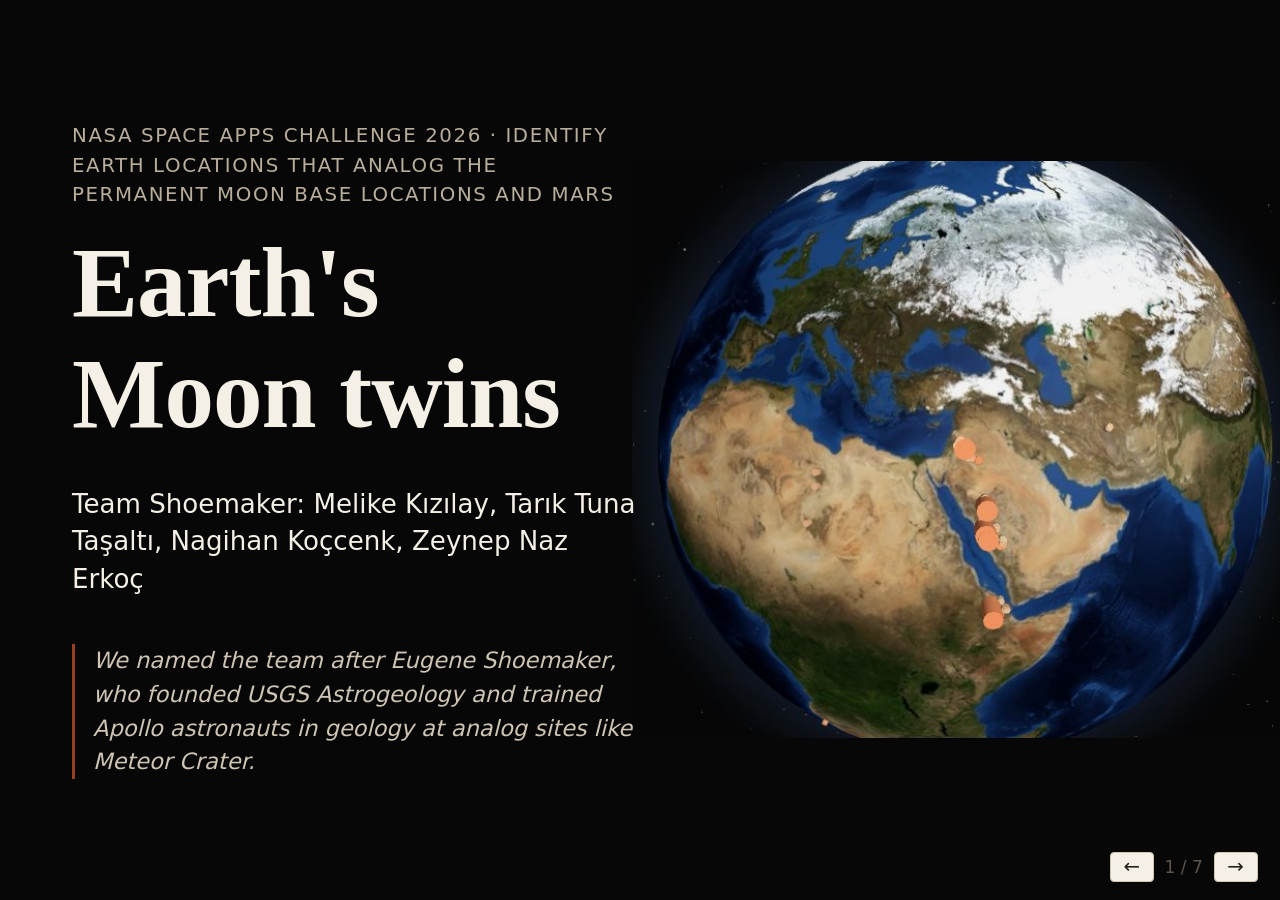
<file: docs/demo/index.html>
<!doctype html>
<html lang="en">
<head>
<meta charset="utf-8">
<meta name="viewport" content="width=device-width, initial-scale=1">
<title>Earth's Moon twins | Team Shoemaker demo</title>
<link rel="stylesheet" href="demo.css">
</head>
<body>
<main id="deck" aria-label="Seven-slide demo. Use the left and right arrow keys to move.">

<section class="slide s-title" aria-label="Slide 1 of 7">
  <img class="bg" src="img/earth.jpg" alt="">
  <div class="txt">
    <p class="kicker">NASA Space Apps Challenge 2026 · Identify Earth Locations that Analog the Permanent Moon Base Locations and Mars</p>
    <h1>Earth's Moon twins</h1>
    <p class="team">Team Shoemaker: Melike Kızılay, Tarık Tuna Taşaltı, Nagihan Koçcenk, Zeynep Naz Erkoç</p>
    <p class="namesake">We named the team after Eugene Shoemaker, who founded USGS Astrogeology and trained Apollo astronauts in geology at analog sites like Meteor Crater.</p>
  </div>
</section>

<section class="slide s-problem" aria-label="Slide 2 of 7">
  <h2>Moon analog tests keep returning to the same four places.</h2>
  <div class="vs">
    <div><p class="lbl">The usual analog sites</p><ol class="four"><li>Antarctica</li><li>Atacama</li><li>Iceland</li><li>Hawaii</li></ol></div>
    <div class="rest"><p class="lbl">What we checked</p><b>22,147</b><p>windows of 10 km across Earth. Which match the Moon, how closely, and where does each match break?</p></div>
  </div>
</section>

<section class="slide s-method" aria-label="Slide 3 of 7">
  <h2>We scored 22,147 pieces of Earth, 10 km each, against 13 places on the Moon.</h2>
  <ol class="steps3">
    <li><b>Score</b><p>Same ground shape? Same rock? Rock counts 42%, shape 58%. A score of 1 is a perfect twin.</p><span>Moon: NASA LRO, Kaguya. Earth: Copernicus DEM, GLiM rock map.</span></li>
    <li><b>Test</b><p>Pair known Moon analogs with look-alikes that have the wrong rock. The AUC is how often the analog scores higher. 0.5 is a coin flip.</p><span>15 known sites, 16 look-alikes</span></li>
    <li><b>Pick</b><p>Skip the famous sites. A new place must be in the top 100 on two separate scores.</p><span>65 robust candidates, at least 30 km apart</span></li>
  </ol>
</section>

<section class="slide s-pair" aria-label="Slide 4 of 7">
  <h2>Terrain alone cannot tell a salt desert from a basalt field.</h2>
  <div class="pair">
    <figure><img src="img/salt.jpg" alt="NASA MODIS image of Dasht-e Kavir, a salt and clay desert"><figcaption>Dasht-e Kavir: terrain rank 245</figcaption></figure>
    <figure><img src="img/basalt.jpg" alt="NASA MODIS image of a dark basalt field in the Harrat ash Shaam, Jordan"><figcaption>Harrat ash Shaam, Jordan: rank 2 with rock and terrain</figcaption></figure>
  </div>
  <p class="auc"><span>Terrain <b>0.43</b></span><span>Rock <b>0.82</b></span><span>Both <b>0.92</b></span><em>AUC for the mare: how often a known analog outscores a look-alike</em></p>
  <p class="note">None of our 16 look-alikes reaches a top 100. We picked them for their rock, so terrain failing alone is the finding.</p>
</section>

<section class="slide s-map" aria-label="Slide 5 of 7">
  <div class="band">
    <h2>Beyond the usual sites, the best mare matches are Arabian basalt fields (harrats).</h2>
    <p>With the Afar rift, these are new test sites, not known analog sites: bare basalt, on targets where we could check our score.</p>
  </div>
  <img class="shot" src="img/map_mare.jpg" alt="Our map of lesser-known windows for the mare target, over Arabia and the Afar rift">
  <p class="cap">Lesser-known windows for the mare. Top: Harrat ash Shaam, Jordan, rank 2 on our score, 9 on the pipeline score. Each dot opens why it matches, where it breaks, and what to test there.</p>
</section>

<section class="slide s-number" aria-label="Slide 6 of 7">
  <h2>Artemis III terrain matches lie in the Andes, but nothing on Earth is as cold.</h2>
  <div class="big">
    <div><b>22 of 45</b><span>robust terrain matches for the 9 Artemis III regions lie in the Andes. Our slopes agree with LROC QuickMap within 0.87 to 1.45 times.</span></div>
    <div><b>-233 °C</b><span>coldest spot in our Artemis III windows, yearly mean (40 K, NASA Diviner). The coldest Earth match, Arctic islands, Canada, reached -47 °C (NASA POWER).</span></div>
  </div>
  <p class="rule">Nobile crater area: where to rehearse ice extraction on Earth</p>
  <div class="pair">
    <p><b>Dry ground to bury ice in</b>Peru</p>
    <p><b>Frozen bare ground to drill</b>Tibetan Plateau, China</p>
  </div>
</section>

<section class="slide s-next" aria-label="Slide 7 of 7">
  <h2>Next, we will test if NASA thermal data can tell basalt from look-alikes from orbit.</h2>
  <div class="cols">
    <div><p class="use">Pick a lunar target and get ranked Earth sites, each with why it matches, where it breaks and what to test there.</p><p class="link"><a href="https://shoemaker-spaceapps.github.io/">shoemaker-spaceapps.github.io</a></p></div>
    <div class="ready"><p class="lbl">Which test, where</p><ul class="tasks"><li><b>Rover driving and landing tests on flat basalt</b>Jordan, Saudi Arabia and Ethiopia</li><li><b>Rough-ground driving and hazard detection</b>Ethiopia, Djibouti, Saudi Arabia and Kenya</li><li><b>Rehearse several Artemis III regions at one site</b>Iran and Galapagos, Ecuador</li></ul></div>
  </div>
  <p class="data">Data: NASA LRO (LOLA, Diviner), POWER, GIBS · ESA Copernicus DEM, WorldCover · JAXA Kaguya · GLiM</p>
</section>

</main>
<nav class="ctl" aria-label="Slide controls">
  <button type="button" id="prev" aria-label="Previous slide">&larr;</button>
  <span id="count" aria-live="polite">1 / 7</span>
  <button type="button" id="next" aria-label="Next slide">&rarr;</button>
</nav>
<script src="demo.js"></script>
</body>
</html>
</file>
<file: docs/demo/demo.css>
:root {
  --paper: #f5f0e6; --paper-2: #ebe3d4; --ink: #26221e; --muted: #5e554c; --line: #d3c7b3;
  --accent: #9a3f22; --ochre: #94671f; --sage: #4f6145;
  --serif: "Iowan Old Style", "Palatino Linotype", Palatino, "Book Antiqua", Georgia, serif;
  --sans: system-ui, -apple-system, "Segoe UI", Roboto, "Helvetica Neue", Arial, sans-serif;
}
* { box-sizing: border-box; }
html, body { margin: 0; height: 100%; background: var(--paper); color: var(--ink); font-family: var(--sans); }
#deck { height: 100%; }
.slide { position: relative; width: 100vw; height: 100vh; overflow: hidden; padding: 7vmin 8vmin; display: none; flex-direction: column; }
.slide.on { display: flex; }
h1, h2 { font-family: var(--serif); font-weight: 600; margin: 0; line-height: 1.12; text-align: left; }
h1 { font-size: 13vmin; letter-spacing: -0.01em; margin: 2vmin 0 4vmin; }
h2 { font-size: 5.6vmin; max-width: 26ch; }
p { margin: 0; }
.kicker { font-size: 2.2vmin; letter-spacing: .08em; text-transform: uppercase; color: var(--muted); max-width: 70ch; line-height: 1.5; }
a { color: var(--accent); }
:focus-visible { outline: 3px solid var(--ochre); outline-offset: 2px; }

.s-title { justify-content: center; }
.s-title .team { font-size: 3.2vmin; max-width: 60ch; line-height: 1.45; }
.s-title .namesake { margin-top: 5vmin; font-size: 2.5vmin; color: var(--muted); font-style: italic; max-width: 62ch; border-left: 3px solid var(--line); padding-left: 2vmin; line-height: 1.5; }

.s-problem { background: var(--paper-2); }
.s-problem .four { list-style: none; padding: 0; margin: 7vmin 0 0; font-family: var(--serif); font-size: 7.5vmin; line-height: 1.15; color: var(--muted); }
.s-problem .aside { position: absolute; right: 8vmin; bottom: 9vmin; width: 40%; font-size: 3.1vmin; line-height: 1.45; }

.flow { height: 56vh; display: grid; margin-top: 6vmin; gap: 2.5vmin 1.5vmin; align-items: center;
  grid-template-columns: 1fr 5vmin 1fr 5vmin 1fr; grid-template-rows: 1fr 1fr;
  grid-template-areas: "moon a1 mid a2 score" "earth a1 mid a2 check"; }
.node { border: 2px solid var(--ink); border-radius: 6px; padding: 2.4vmin 2.6vmin; background: var(--paper); height: 100%; display: flex; flex-direction: column; justify-content: center; }
.node b { font-family: var(--serif); font-size: 3.6vmin; }
.node span { font-size: 2.3vmin; color: var(--muted); margin-top: .8vmin; line-height: 1.35; }
.moon { grid-area: moon; } .earth { grid-area: earth; } .mid { grid-area: mid; height: 70%; border-color: var(--accent); }
.score { grid-area: score; border-color: var(--accent); background: var(--accent); color: var(--paper); }
.score span { color: var(--paper-2); }
.check { grid-area: check; border-style: dashed; }
.arrow { height: 3px; background: var(--ink); position: relative; }
.arrow::after { content: ""; position: absolute; right: -2px; top: -6px; border: 7px solid transparent; border-left: 10px solid var(--ink); }
.flow .arrow:nth-of-type(2) { grid-area: a1; } .flow .arrow:nth-of-type(4) { grid-area: a2; }

.s-pair .pair { flex: 1; display: grid; grid-template-columns: 1fr 1fr; gap: 3vmin; margin-top: 4vmin; min-height: 0; }
.s-pair figure { margin: 0; display: flex; flex-direction: column; min-height: 0; }
.s-pair img { width: 100%; flex: 1; min-height: 0; object-fit: cover; border: 1px solid var(--line); }
.s-pair figcaption { font-size: 2.3vmin; color: var(--muted); margin-top: 1.2vmin; }
.s-pair .auc { margin-top: 3vmin; display: flex; gap: 5vmin; align-items: baseline; font-size: 2.6vmin; }
.s-pair .auc b { font-family: var(--serif); font-size: 6vmin; margin-left: 1vmin; color: var(--accent); }
.s-pair .auc em { color: var(--muted); font-size: 2.2vmin; }

.s-map { padding: 0; }
.s-map { background: #070708; }
.s-map { flex-direction: column; }
.s-map .shot { flex: 1; min-height: 0; width: 100%; object-fit: contain; object-position: center; display: block; }
.s-map .band { background: var(--paper); padding: 4vmin 8vmin 3vmin; }
.s-map .band h2 { margin: 0 0 1.4vmin; }
.s-map .band p { margin: 0; font-size: 2.7vmin; max-width: 80ch; }
.s-map .cap { color: #d8cfc0; font-size: 2.3vmin; margin: 0; padding: 1.2vmin 8vmin 2.4vmin; }

.s-number .big { display: grid; grid-template-columns: 1fr 1fr; gap: 6vmin; margin-top: 8vmin; }
.s-number .big b { display: block; font-family: var(--serif); font-size: 15vmin; line-height: 1; color: var(--accent); }
.s-number .big div:last-child b { color: var(--ink); }
.s-number .big span { display: block; font-size: 2.6vmin; color: var(--muted); margin-top: 2vmin; max-width: 34ch; line-height: 1.4; }
.s-number .aside { margin-top: auto; font-size: 3vmin; max-width: 52ch; line-height: 1.45; }

.s-next { justify-content: center; background: var(--paper-2); }
.s-next h2 { font-size: 6.4vmin; max-width: 24ch; }
.s-next .link { margin-top: 6vmin; font-size: 3.6vmin; }
.s-next .data { position: absolute; left: 8vmin; bottom: 7vmin; font-size: 2.2vmin; color: var(--muted); max-width: 80ch; }

.ctl { position: fixed; right: 2.5vmin; bottom: 2vmin; display: flex; gap: 1.2vmin; align-items: center; font-size: 1.9vmin; color: var(--muted); }
.ctl button { font: inherit; font-size: 2.2vmin; background: var(--paper); color: var(--ink); border: 1px solid var(--line); border-radius: 4px; padding: .3vmin 1.4vmin; cursor: pointer; }

@media print {
  @page { size: 1280px 720px; margin: 0; }
  .slide { display: flex !important; width: 1280px; height: 720px; page-break-after: always; break-after: page; }
  .ctl { display: none; }
}

.s-pair .note { margin-top: 1.4vmin; font-size: 2.3vmin; color: var(--muted); }

.s-number .pair { margin-top: auto; display: grid; grid-template-columns: 1fr 1fr; gap: 6vmin; }
.s-number .pair p { margin: 0; font-size: 3vmin; line-height: 1.35; }
.s-number .pair b { display: block; font-size: 2.3vmin; color: var(--muted); font-weight: 600; margin-bottom: .8vmin; }

/* redesign */
.lbl { font-size: 2.1vmin; letter-spacing: .08em; text-transform: uppercase; color: var(--muted); margin: 0 0 2vmin; }
h2 { max-width: 34ch; }
.s-title { background: #070708; color: var(--paper); justify-content: center; }
.s-title .bg { position: absolute; right: -6vmin; top: 50%; transform: translateY(-50%); height: 78%; width: 62%; object-fit: cover; object-position: 70% 50%; opacity: .95; }
.s-title .txt { position: relative; max-width: 56%; }
.s-title .kicker { color: #b9ae9c; }
.s-title h1 { font-size: 11vmin; color: var(--paper); }
.s-title .namesake { color: #cfc5b5; border-left-color: var(--accent); }
.s-problem .vs { flex: 1; display: grid; grid-template-columns: 1fr 1.2fr; gap: 8vmin; margin-top: 7vmin; align-items: start; }
.s-problem .four { margin: 0; font-size: 6.5vmin; }
.s-problem .rest { border-left: 3px solid var(--accent); padding-left: 5vmin; }
.s-problem .rest b { display: block; font-family: var(--serif); font-size: 15vmin; line-height: 1; color: var(--accent); }
.s-problem .rest p:last-child { font-size: 3.2vmin; line-height: 1.45; margin-top: 2.5vmin; max-width: 30ch; }
.s-map .band { background: #070708; color: var(--paper); padding: 5vmin 8vmin 2vmin; }
.s-map .band p { color: #d8cfc0; }
.s-map .shot { object-fit: cover; object-position: center 45%; }
.s-number .big { margin-top: 6vmin; }
.s-number .rule { margin-top: auto; padding-top: 2.4vmin; border-top: 2px solid var(--line); font-size: 2.1vmin; letter-spacing: .08em; text-transform: uppercase; color: var(--muted); }
.s-number .pair { margin-top: 2.4vmin; }
.s-number .pair p { font-family: var(--serif); font-size: 5vmin; }
.s-number .pair b { font-family: var(--sans); }
.s-next .cols { display: grid; grid-template-columns: 1fr 1fr; gap: 8vmin; margin-top: 6vmin; align-items: start; }
.s-next .link { margin-top: 0; }
.s-next .ready { border-left: 3px solid var(--accent); padding-left: 4vmin; }
.s-next .ready p:last-child { font-family: var(--serif); font-size: 3.4vmin; line-height: 1.35; }
.s-title .bg { right: 2vmin; height: 90%; width: auto; aspect-ratio: 1; object-fit: cover; }
.s-title .txt { max-width: 58%; }
.s-problem .vs { align-items: center; margin-top: 0; }
.s-problem .four { font-size: 8.5vmin; }
.s-problem .rest b { font-size: 19vmin; }
.s-map .band h2 { max-width: 46ch; }
.s-map .shot { object-position: center 80%; }
.s-next .ready p:last-child::first-letter { text-transform: uppercase; }
.s-next .link { font-size: 4vmin; }
.s-title { background: #000; }
.s-title .bg { right: -10vmin; height: 92%; }
.s-title .txt { max-width: 50%; }
.s-title .team { font-size: 2.9vmin; }
.s-next .link { font-size: 3.4vmin; white-space: nowrap; }
.s-title { background: #070707; }
.s-title .bg { right: -2vmin; height: 100%; width: 52%; aspect-ratio: auto; object-fit: contain; object-position: center; }
.s-next .use { font-size: 3vmin; line-height: 1.4; margin-bottom: 2vmin; max-width: 32ch; }
.s-number .big div:last-child b { color: var(--ink); }
.s-number .big b { font-size: 13vmin; white-space: nowrap; }
.s-number .big span { max-width: 40ch; }
.steps3 { list-style: none; counter-reset: s; padding: 0; margin: 6vmin 0 0; display: grid; grid-template-columns: repeat(3, 1fr); gap: 4vmin; flex: 1; }
.steps3 li { counter-increment: s; border-top: 4px solid var(--accent); padding-top: 2.5vmin; display: flex; flex-direction: column; }
.steps3 li::before { content: counter(s); font-family: var(--serif); font-size: 9vmin; line-height: 1; color: var(--accent); }
.steps3 b { font-family: var(--serif); font-size: 4.4vmin; margin-top: 1vmin; }
.steps3 p { font-size: 3vmin; line-height: 1.4; margin-top: 1.5vmin; }
.steps3 span { margin-top: auto; font-size: 2.1vmin; color: var(--muted); line-height: 1.4; }
.s-next .tasks { list-style: none; padding: 0; margin: 0; display: grid; gap: 2vmin; }
.s-next .tasks li { font-family: var(--serif); font-size: 3.2vmin; line-height: 1.3; }
.s-next .tasks b { display: block; font-family: var(--sans); font-size: 2.1vmin; font-weight: 600; color: var(--muted); }
</file>
